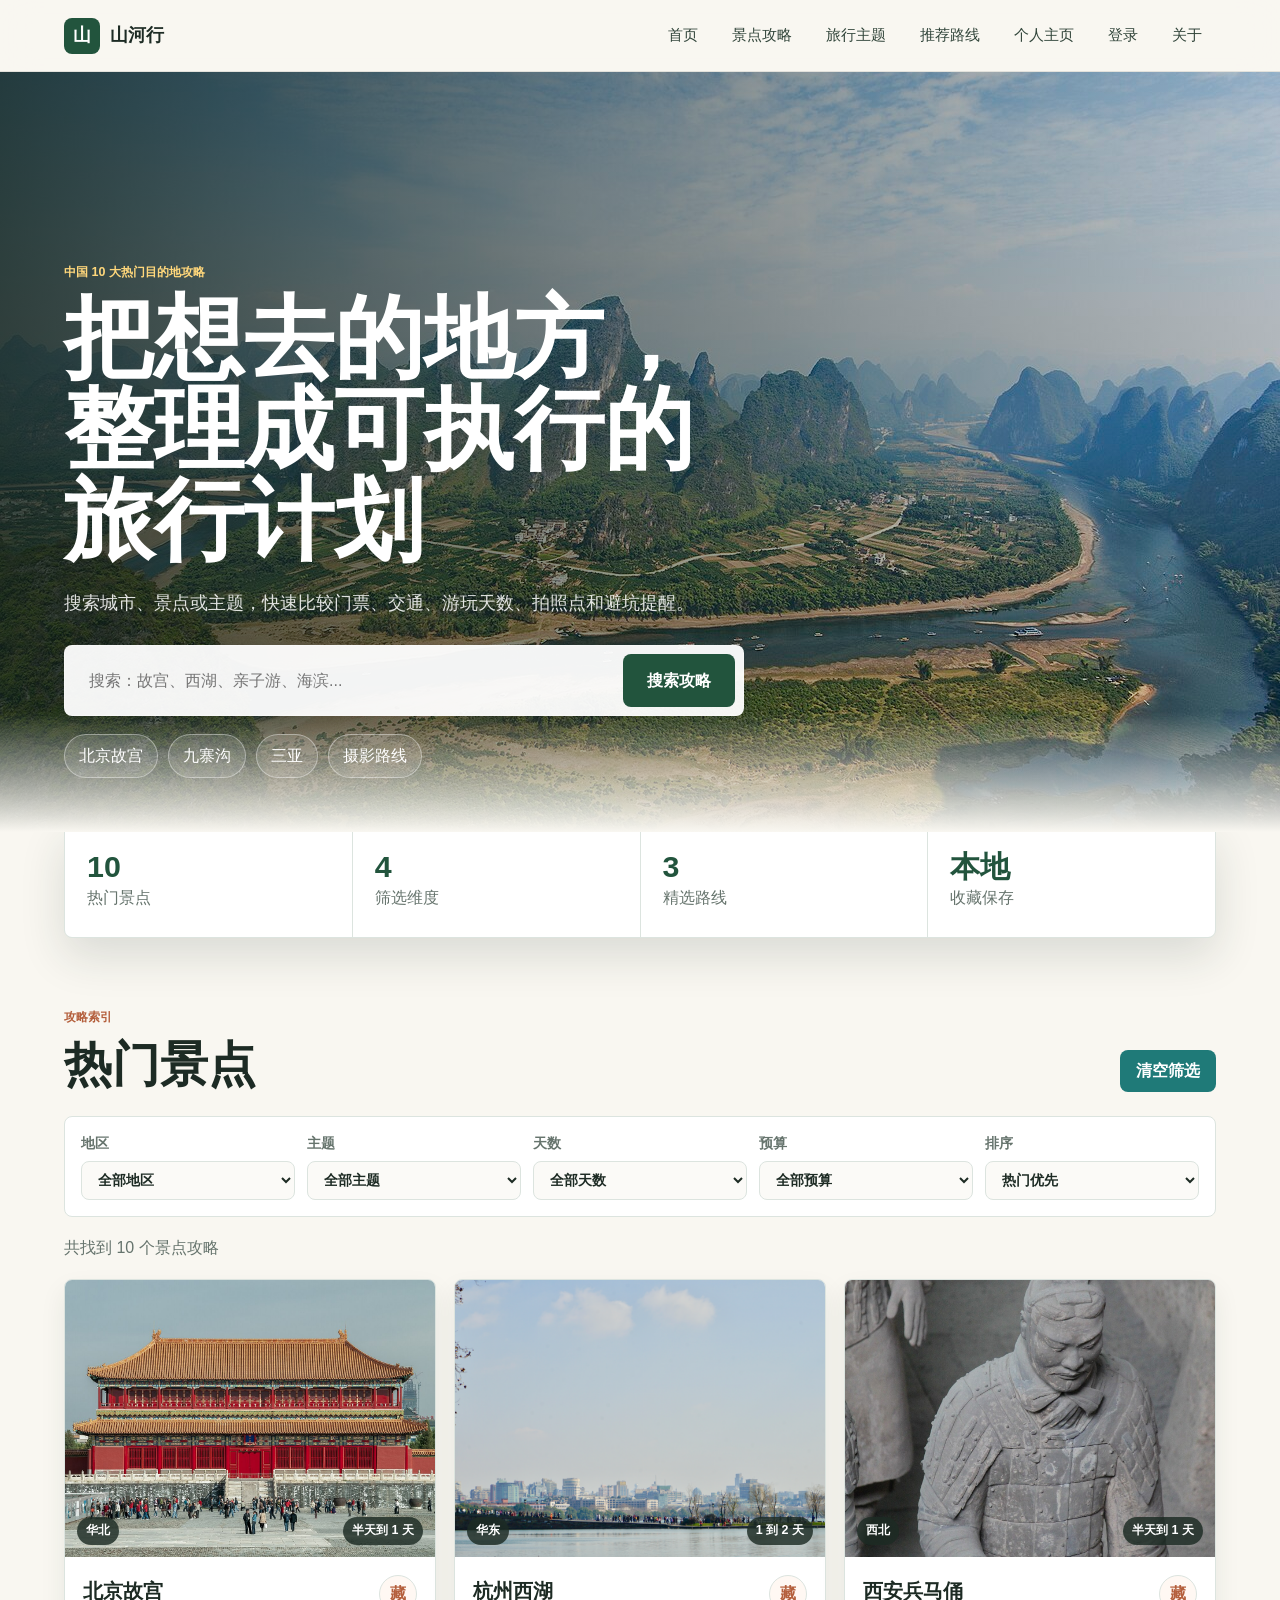
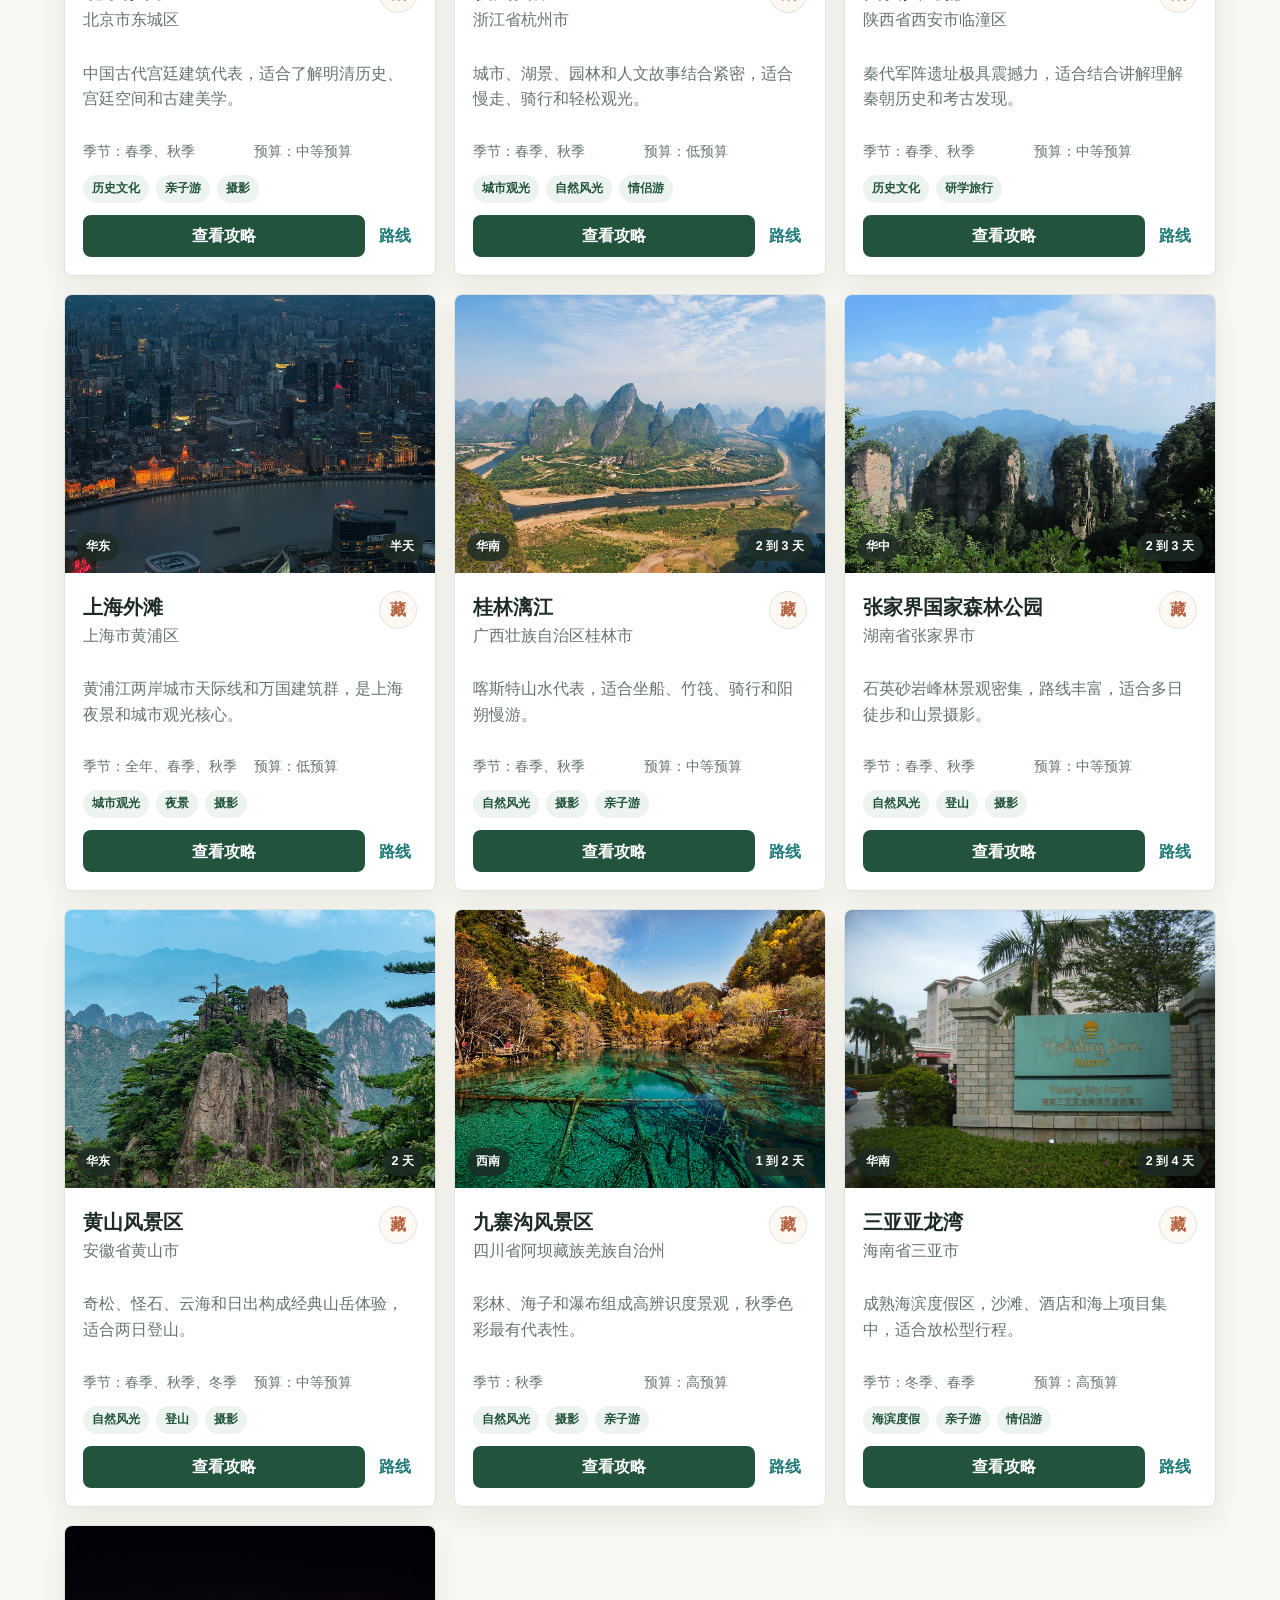
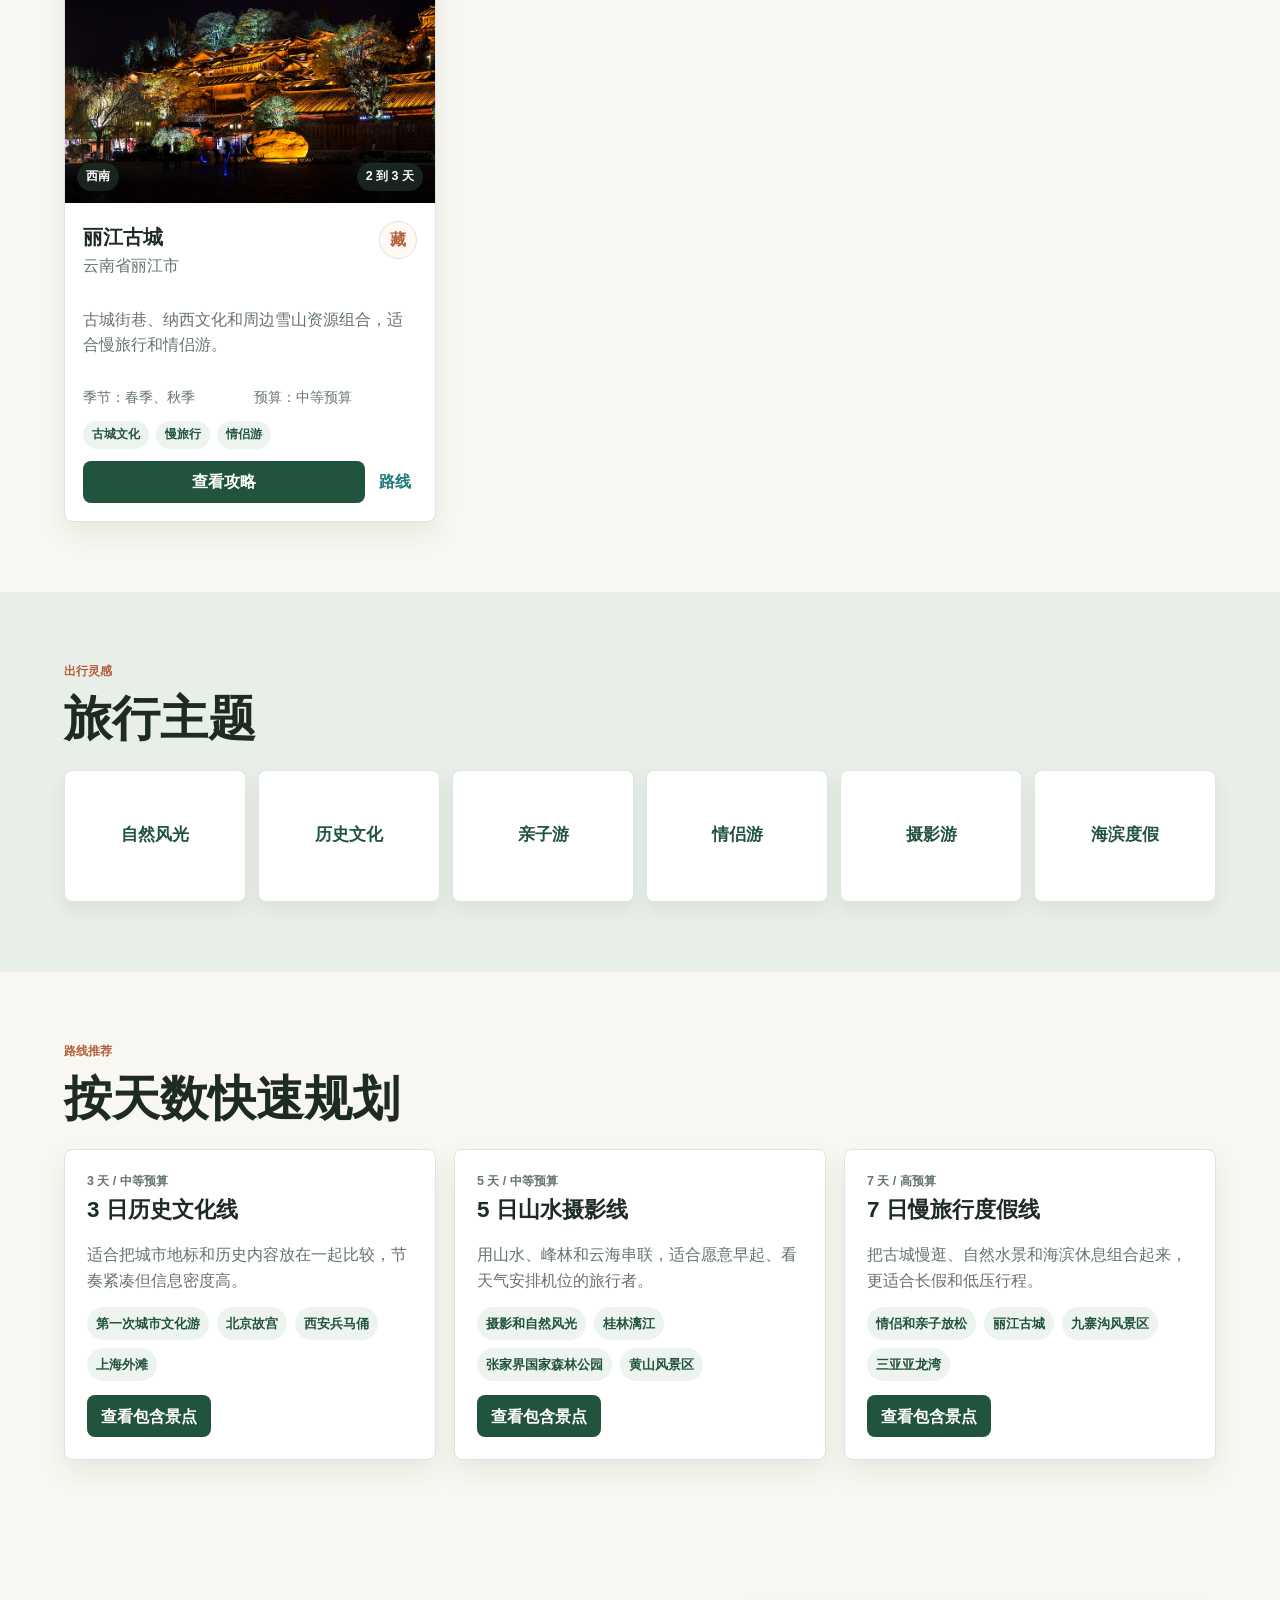
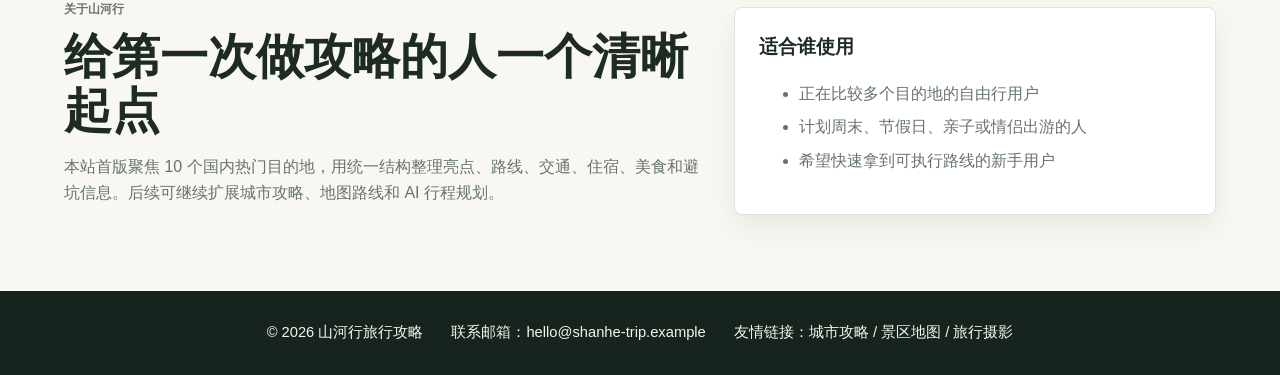
<file: index.html>
<!doctype html>
<html lang="zh-CN">
  <head>
    <meta charset="UTF-8" />
    <meta name="viewport" content="width=device-width, initial-scale=1.0" />
    <title>山河行 - 中国热门旅行攻略</title>
    <link rel="stylesheet" href="styles.css?v=3" />
  </head>
  <body>
    <header class="site-header">
      <a class="brand" href="index.html#home" aria-label="山河行首页">
        <span class="brand-mark">山</span>
        <span>山河行</span>
      </a>
      <button class="nav-toggle" id="navToggle" type="button" aria-label="打开导航" aria-expanded="false">
        <span></span>
        <span></span>
        <span></span>
      </button>
      <nav class="main-nav" id="mainNav" aria-label="主导航">
        <a href="index.html#home">首页</a>
        <a href="index.html#spots">景点攻略</a>
        <a href="index.html#themes">旅行主题</a>
        <a href="index.html#routes">推荐路线</a>
        <a href="profile.html">个人主页</a>
        <a href="login.html">登录</a>
        <a href="index.html#about">关于</a>
      </nav>
    </header>

    <main>
      <section class="hero" id="home">
        <div class="hero-media" aria-hidden="true"></div>
        <div class="hero-content">
          <p class="eyebrow">中国 10 大热门目的地攻略</p>
          <h1>
            <span>把想去的地方，</span>
            <span>整理成可执行的</span>
            <span>旅行计划</span>
          </h1>
          <p class="hero-copy">
            搜索城市、景点或主题，快速比较门票、交通、游玩天数、拍照点和避坑提醒。
          </p>
          <form class="hero-search" id="heroSearch">
            <label class="sr-only" for="searchInput">搜索景点、城市或关键词</label>
            <input id="searchInput" type="search" placeholder="搜索：故宫、西湖、亲子游、海滨..." autocomplete="off" />
            <button type="submit">搜索攻略</button>
          </form>
          <div class="quick-links" aria-label="热门目的地">
            <button type="button" data-quick="北京故宫">北京故宫</button>
            <button type="button" data-quick="九寨沟">九寨沟</button>
            <button type="button" data-quick="三亚">三亚</button>
            <button type="button" data-quick="摄影">摄影路线</button>
          </div>
        </div>
      </section>

      <section class="section intro-strip" aria-label="网站摘要">
        <div>
          <strong>10</strong>
          <span>热门景点</span>
        </div>
        <div>
          <strong>4</strong>
          <span>筛选维度</span>
        </div>
        <div>
          <strong>3</strong>
          <span>精选路线</span>
        </div>
        <div>
          <strong>本地</strong>
          <span>收藏保存</span>
        </div>
      </section>

      <section class="section" id="spots">
        <div class="section-heading">
          <div>
            <p class="eyebrow">攻略索引</p>
            <h2>热门景点</h2>
          </div>
          <button class="secondary-action" type="button" id="clearFilters">清空筛选</button>
        </div>

        <div class="filters" aria-label="景点筛选">
          <label>
            地区
            <select id="regionFilter">
              <option value="">全部地区</option>
              <option value="华北">华北</option>
              <option value="华东">华东</option>
              <option value="华南">华南</option>
              <option value="华中">华中</option>
              <option value="西南">西南</option>
              <option value="西北">西北</option>
            </select>
          </label>
          <label>
            主题
            <select id="themeFilter">
              <option value="">全部主题</option>
              <option value="历史文化">历史文化</option>
              <option value="自然风光">自然风光</option>
              <option value="城市观光">城市观光</option>
              <option value="海滨度假">海滨度假</option>
              <option value="亲子游">亲子游</option>
              <option value="情侣游">情侣游</option>
              <option value="摄影">摄影</option>
            </select>
          </label>
          <label>
            天数
            <select id="daysFilter">
              <option value="">全部天数</option>
              <option value="1">1 天内</option>
              <option value="2-3">2-3 天</option>
              <option value="4+">4 天以上</option>
            </select>
          </label>
          <label>
            预算
            <select id="budgetFilter">
              <option value="">全部预算</option>
              <option value="低预算">低预算</option>
              <option value="中等预算">中等预算</option>
              <option value="高预算">高预算</option>
            </select>
          </label>
          <label>
            排序
            <select id="sortFilter">
              <option value="popular">热门优先</option>
              <option value="weekend">周末友好</option>
              <option value="budget">预算从低到高</option>
            </select>
          </label>
        </div>

        <p class="result-count" id="resultCount"></p>
        <div class="spot-grid" id="spotGrid"></div>
        <div class="empty-state" id="emptyState" hidden>
          <h3>没有找到匹配的攻略</h3>
          <p>换一个城市、主题或清空筛选条件再试。</p>
        </div>
      </section>

      <section class="section detail-section" id="detailSection" hidden>
        <div class="section-heading">
          <div>
            <p class="eyebrow">景点详情</p>
            <h2 id="detailTitle">景点详情</h2>
          </div>
          <button class="secondary-action" type="button" id="backToList">返回列表</button>
        </div>
        <article class="detail-layout" id="detailLayout"></article>
      </section>

      <section class="section theme-section" id="themes">
        <div class="section-heading">
          <div>
            <p class="eyebrow">出行灵感</p>
            <h2>旅行主题</h2>
          </div>
        </div>
        <div class="theme-grid">
          <button type="button" data-theme-jump="自然风光">自然风光</button>
          <button type="button" data-theme-jump="历史文化">历史文化</button>
          <button type="button" data-theme-jump="亲子游">亲子游</button>
          <button type="button" data-theme-jump="情侣游">情侣游</button>
          <button type="button" data-theme-jump="摄影">摄影游</button>
          <button type="button" data-theme-jump="海滨度假">海滨度假</button>
        </div>
      </section>

      <section class="section" id="routes">
        <div class="section-heading">
          <div>
            <p class="eyebrow">路线推荐</p>
            <h2>按天数快速规划</h2>
          </div>
        </div>
        <div class="route-grid" id="routeGrid"></div>
      </section>

      <section class="section about-section" id="about">
        <div class="about-copy">
          <p class="eyebrow">关于山河行</p>
          <h2>给第一次做攻略的人一个清晰起点</h2>
          <p>
            本站首版聚焦 10 个国内热门目的地，用统一结构整理亮点、路线、交通、住宿、美食和避坑信息。后续可继续扩展城市攻略、地图路线和 AI 行程规划。
          </p>
        </div>
        <div class="about-panel">
          <h3>适合谁使用</h3>
          <ul>
            <li>正在比较多个目的地的自由行用户</li>
            <li>计划周末、节假日、亲子或情侣出游的人</li>
            <li>希望快速拿到可执行路线的新手用户</li>
          </ul>
        </div>
      </section>
    </main>

    <footer class="site-footer">
      <span>© 2026 山河行旅行攻略</span>
      <span>联系邮箱：hello@shanhe-trip.example</span>
      <span>友情链接：城市攻略 / 景区地图 / 旅行摄影</span>
    </footer>

    <script src="script.js?v=3"></script>
  </body>
</html>
</file>
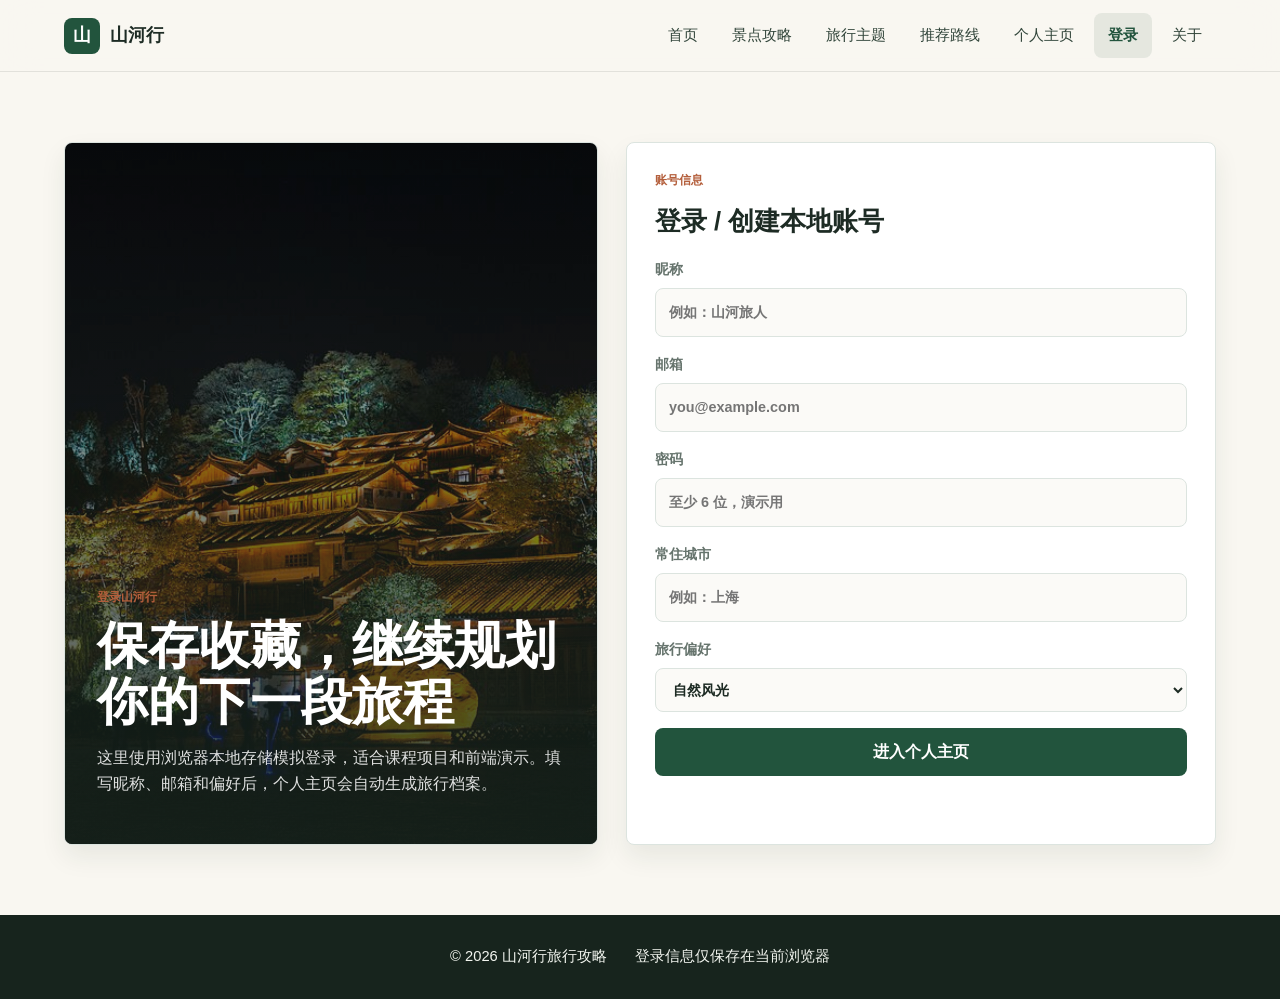
<file: login.html>
<!doctype html>
<html lang="zh-CN">
  <head>
    <meta charset="UTF-8" />
    <meta name="viewport" content="width=device-width, initial-scale=1.0" />
    <title>登录 - 山河行</title>
    <link rel="stylesheet" href="styles.css?v=3" />
  </head>
  <body>
    <header class="site-header">
      <a class="brand" href="index.html#home" aria-label="山河行首页">
        <span class="brand-mark">山</span>
        <span>山河行</span>
      </a>
      <button class="nav-toggle" id="navToggle" type="button" aria-label="打开导航" aria-expanded="false">
        <span></span>
        <span></span>
        <span></span>
      </button>
      <nav class="main-nav" id="mainNav" aria-label="主导航">
        <a href="index.html#home">首页</a>
        <a href="index.html#spots">景点攻略</a>
        <a href="index.html#themes">旅行主题</a>
        <a href="index.html#routes">推荐路线</a>
        <a href="profile.html">个人主页</a>
        <a href="login.html" aria-current="page">登录</a>
        <a href="index.html#about">关于</a>
      </nav>
    </header>

    <main class="account-main">
      <section class="section auth-section" id="login">
        <div class="auth-visual">
          <p class="eyebrow">登录山河行</p>
          <h1>保存收藏，继续规划你的下一段旅程</h1>
          <p>
            这里使用浏览器本地存储模拟登录，适合课程项目和前端演示。填写昵称、邮箱和偏好后，个人主页会自动生成旅行档案。
          </p>
        </div>
        <form class="auth-card" id="loginForm">
          <div>
            <p class="eyebrow">账号信息</p>
            <h2>登录 / 创建本地账号</h2>
          </div>
          <label>
            昵称
            <input id="loginName" name="name" type="text" placeholder="例如：山河旅人" required minlength="2" />
          </label>
          <label>
            邮箱
            <input id="loginEmail" name="email" type="email" placeholder="you@example.com" required />
          </label>
          <label>
            密码
            <input id="loginPassword" name="password" type="password" placeholder="至少 6 位，演示用" required minlength="6" />
          </label>
          <label>
            常住城市
            <input id="loginCity" name="city" type="text" placeholder="例如：上海" />
          </label>
          <label>
            旅行偏好
            <select id="loginStyle" name="style">
              <option value="自然风光">自然风光</option>
              <option value="历史文化">历史文化</option>
              <option value="亲子游">亲子游</option>
              <option value="情侣游">情侣游</option>
              <option value="海滨度假">海滨度假</option>
              <option value="摄影">摄影</option>
            </select>
          </label>
          <button class="primary-action" type="submit">进入个人主页</button>
          <p class="form-note" id="loginMessage" role="status"></p>
        </form>
      </section>
    </main>

    <footer class="site-footer">
      <span>© 2026 山河行旅行攻略</span>
      <span>登录信息仅保存在当前浏览器</span>
    </footer>

    <script src="account.js?v=1"></script>
  </body>
</html>
</file>
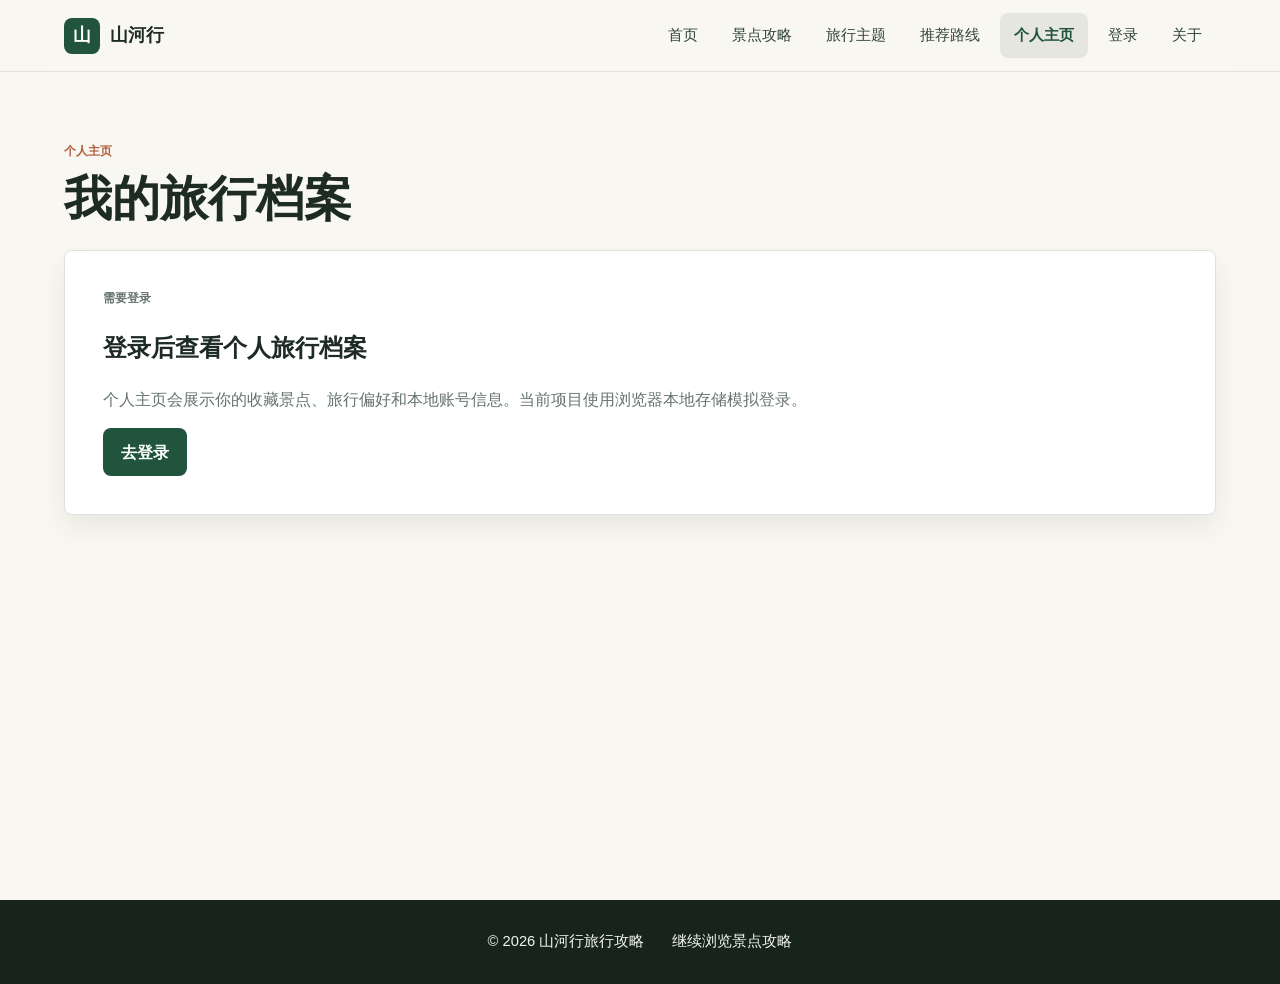
<file: profile.html>
<!doctype html>
<html lang="zh-CN">
  <head>
    <meta charset="UTF-8" />
    <meta name="viewport" content="width=device-width, initial-scale=1.0" />
    <title>个人主页 - 山河行</title>
    <link rel="stylesheet" href="styles.css?v=3" />
  </head>
  <body>
    <header class="site-header">
      <a class="brand" href="index.html#home" aria-label="山河行首页">
        <span class="brand-mark">山</span>
        <span>山河行</span>
      </a>
      <button class="nav-toggle" id="navToggle" type="button" aria-label="打开导航" aria-expanded="false">
        <span></span>
        <span></span>
        <span></span>
      </button>
      <nav class="main-nav" id="mainNav" aria-label="主导航">
        <a href="index.html#home">首页</a>
        <a href="index.html#spots">景点攻略</a>
        <a href="index.html#themes">旅行主题</a>
        <a href="index.html#routes">推荐路线</a>
        <a href="profile.html" aria-current="page">个人主页</a>
        <a href="login.html" id="accountNavLink">登录</a>
        <a href="index.html#about">关于</a>
      </nav>
    </header>

    <main class="account-main">
      <section class="section profile-section" id="profile">
        <div class="section-heading">
          <div>
            <p class="eyebrow">个人主页</p>
            <h1>我的旅行档案</h1>
          </div>
          <button class="secondary-action" type="button" id="logoutButton">退出登录</button>
        </div>
        <div class="profile-layout" id="profileContent"></div>
      </section>
    </main>

    <footer class="site-footer">
      <span>© 2026 山河行旅行攻略</span>
      <span><a href="index.html#spots">继续浏览景点攻略</a></span>
    </footer>

    <script src="account.js?v=1"></script>
  </body>
</html>
</file>
<file: styles.css>
:root {
  --ink: #1d2b24;
  --muted: #66746d;
  --line: #dce4df;
  --panel: #ffffff;
  --paper: #f7f4ee;
  --sage: #6c8a7a;
  --forest: #22543d;
  --teal: #1f7a78;
  --clay: #b45f3c;
  --gold: #d8a83f;
  --shadow: 0 18px 45px rgba(30, 52, 42, 0.14);
}

* {
  box-sizing: border-box;
}

html {
  scroll-behavior: smooth;
}

body {
  margin: 0;
  color: var(--ink);
  background: #f9f7f1;
  font-family: "Microsoft YaHei", "PingFang SC", "Noto Sans SC", Arial, sans-serif;
  line-height: 1.6;
}

body.nav-open {
  overflow: hidden;
}

button,
input,
select {
  font: inherit;
}

button {
  cursor: pointer;
}

a {
  color: inherit;
  text-decoration: none;
}

img {
  display: block;
  width: 100%;
}

.sr-only {
  position: absolute;
  width: 1px;
  height: 1px;
  padding: 0;
  margin: -1px;
  overflow: hidden;
  clip: rect(0, 0, 0, 0);
  white-space: nowrap;
  border: 0;
}

.site-header {
  position: sticky;
  top: 0;
  z-index: 40;
  display: flex;
  align-items: center;
  justify-content: space-between;
  min-height: 72px;
  padding: 0 5vw;
  border-bottom: 1px solid rgba(29, 43, 36, 0.1);
  background: rgba(249, 247, 241, 0.9);
  backdrop-filter: blur(18px);
}

.brand {
  display: inline-flex;
  align-items: center;
  gap: 10px;
  font-weight: 800;
  font-size: 1.12rem;
}

.brand-mark {
  display: grid;
  place-items: center;
  width: 36px;
  height: 36px;
  border-radius: 8px;
  color: white;
  background: var(--forest);
}

.main-nav {
  display: flex;
  align-items: center;
  gap: 6px;
}

.main-nav a {
  padding: 10px 14px;
  border-radius: 8px;
  color: #31453a;
  font-size: 0.95rem;
}

.main-nav a:hover {
  background: rgba(108, 138, 122, 0.14);
}

.main-nav a[aria-current="page"] {
  color: var(--forest);
  background: rgba(108, 138, 122, 0.14);
  font-weight: 800;
}

.nav-toggle {
  display: none;
  width: 44px;
  height: 44px;
  border: 1px solid var(--line);
  border-radius: 8px;
  background: white;
}

.nav-toggle span {
  display: block;
  width: 20px;
  height: 2px;
  margin: 5px auto;
  background: var(--ink);
}

.hero {
  position: relative;
  min-height: min(760px, calc(100vh - 72px));
  display: grid;
  align-items: end;
  padding: 80px 5vw 54px;
  isolation: isolate;
  overflow: hidden;
}

.hero-media {
  position: absolute;
  inset: 0;
  z-index: -2;
  background:
    linear-gradient(90deg, rgba(17, 34, 27, 0.82), rgba(17, 34, 27, 0.48) 46%, rgba(17, 34, 27, 0.16)),
    url("assets/li-river.jpg") center / cover;
}

.hero::after {
  content: "";
  position: absolute;
  inset: auto 0 0;
  height: 120px;
  z-index: -1;
  background: linear-gradient(180deg, rgba(249, 247, 241, 0), #f9f7f1);
}

.hero-content {
  width: min(100%, 780px);
  min-width: 0;
  max-width: 780px;
  color: white;
}

.eyebrow {
  margin: 0 0 10px;
  color: var(--clay);
  font-size: 0.78rem;
  font-weight: 800;
  letter-spacing: 0;
}

.hero .eyebrow {
  color: #ffd77b;
}

.hero h1 {
  margin: 0;
  max-width: 740px;
  font-size: clamp(2.4rem, 7vw, 5.7rem);
  line-height: 1.02;
  letter-spacing: 0;
  overflow-wrap: anywhere;
  word-break: break-word;
}

.hero h1 span {
  display: block;
}

.hero-copy {
  max-width: 660px;
  margin: 22px 0 28px;
  color: rgba(255, 255, 255, 0.86);
  font-size: 1.1rem;
}

.hero-search {
  display: grid;
  grid-template-columns: 1fr auto;
  gap: 10px;
  width: 100%;
  max-width: 680px;
  padding: 8px;
  border: 1px solid rgba(255, 255, 255, 0.32);
  border-radius: 8px;
  background: rgba(255, 255, 255, 0.95);
  box-shadow: var(--shadow);
}

.hero-search input {
  min-width: 0;
  border: 0;
  padding: 14px 16px;
  color: var(--ink);
  background: transparent;
  outline: none;
}

.hero-search button,
.secondary-action,
.card-action,
.route-card button,
.primary-action {
  border: 0;
  border-radius: 8px;
  color: white;
  background: var(--forest);
  font-weight: 700;
}

.hero-search button {
  padding: 0 24px;
}

.quick-links {
  display: flex;
  flex-wrap: wrap;
  gap: 10px;
  margin-top: 18px;
}

.quick-links button {
  border: 1px solid rgba(255, 255, 255, 0.38);
  border-radius: 999px;
  padding: 8px 14px;
  color: white;
  background: rgba(255, 255, 255, 0.12);
}

.section {
  width: min(1180px, 90vw);
  margin: 0 auto;
  padding: 70px 0;
}

.intro-strip {
  display: grid;
  grid-template-columns: repeat(4, 1fr);
  gap: 1px;
  margin-top: -8px;
  padding: 0;
  overflow: hidden;
  border: 1px solid var(--line);
  border-radius: 8px;
  background: var(--line);
  box-shadow: var(--shadow);
}

.intro-strip div {
  min-height: 112px;
  display: grid;
  align-content: center;
  gap: 4px;
  padding: 22px;
  background: white;
}

.intro-strip strong {
  font-size: 1.9rem;
  line-height: 1;
  color: var(--forest);
}

.intro-strip span {
  color: var(--muted);
}

.section-heading {
  display: flex;
  align-items: end;
  justify-content: space-between;
  gap: 18px;
  margin-bottom: 24px;
}

.section-heading h2,
.section-heading h1,
.about-copy h2 {
  margin: 0;
  font-size: clamp(1.8rem, 4vw, 3rem);
  line-height: 1.12;
}

.secondary-action {
  min-height: 42px;
  padding: 0 16px;
  background: var(--teal);
}

.filters {
  display: grid;
  grid-template-columns: repeat(5, 1fr);
  gap: 12px;
  padding: 16px;
  border: 1px solid var(--line);
  border-radius: 8px;
  background: white;
}

.filters label {
  display: grid;
  gap: 6px;
  color: var(--muted);
  font-size: 0.86rem;
  font-weight: 700;
}

.filters select {
  width: 100%;
  border: 1px solid var(--line);
  border-radius: 8px;
  padding: 10px 12px;
  color: var(--ink);
  background: #fbfaf7;
}

.result-count {
  min-height: 26px;
  margin: 18px 0;
  color: var(--muted);
}

.spot-grid {
  display: grid;
  grid-template-columns: repeat(3, minmax(0, 1fr));
  gap: 18px;
}

.spot-card,
.route-card,
.detail-layout,
.about-panel {
  border: 1px solid var(--line);
  border-radius: 8px;
  background: white;
  box-shadow: 0 12px 26px rgba(30, 52, 42, 0.08);
}

.spot-card {
  overflow: hidden;
}

.spot-card figure {
  position: relative;
  margin: 0;
  aspect-ratio: 4 / 3;
  overflow: hidden;
  background: #dde6df;
}

.spot-card img {
  height: 100%;
  object-fit: cover;
  transition: transform 220ms ease;
}

.spot-card:hover img {
  transform: scale(1.04);
}

.badge-row {
  position: absolute;
  left: 12px;
  right: 12px;
  bottom: 12px;
  display: flex;
  justify-content: space-between;
  gap: 8px;
}

.badge,
.theme-tag {
  display: inline-flex;
  align-items: center;
  min-height: 28px;
  padding: 4px 9px;
  border-radius: 999px;
  color: white;
  background: rgba(29, 43, 36, 0.82);
  font-size: 0.78rem;
  font-weight: 700;
}

.spot-body {
  display: grid;
  gap: 12px;
  padding: 18px;
}

.spot-title-row {
  display: flex;
  align-items: start;
  justify-content: space-between;
  gap: 10px;
}

.spot-title-row h3 {
  margin: 0;
  font-size: 1.25rem;
}

.favorite-btn {
  flex: 0 0 auto;
  width: 38px;
  height: 38px;
  border: 1px solid var(--line);
  border-radius: 999px;
  color: var(--clay);
  background: #fff8f3;
  font-weight: 800;
}

.favorite-btn.active {
  color: white;
  background: var(--clay);
  border-color: var(--clay);
}

.spot-summary,
.meta-row,
.detail-card p,
.about-copy p {
  color: var(--muted);
}

.meta-row {
  display: grid;
  grid-template-columns: repeat(2, minmax(0, 1fr));
  gap: 8px;
  font-size: 0.9rem;
}

.tag-list {
  display: flex;
  flex-wrap: wrap;
  gap: 7px;
}

.theme-tag {
  color: var(--forest);
  background: #edf4ef;
}

.card-actions {
  display: grid;
  grid-template-columns: 1fr auto;
  gap: 8px;
  align-items: center;
}

.card-action {
  min-height: 42px;
  padding: 0 14px;
}

.text-link {
  border: 0;
  color: var(--teal);
  background: transparent;
  font-weight: 800;
}

.empty-state {
  padding: 48px;
  text-align: center;
  border: 1px dashed var(--line);
  border-radius: 8px;
  background: white;
}

.detail-section {
  padding-top: 30px;
}

.detail-layout {
  overflow: hidden;
}

.detail-hero {
  display: grid;
  grid-template-columns: 1.1fr 0.9fr;
  gap: 0;
}

.detail-hero img {
  height: 100%;
  min-height: 420px;
  object-fit: cover;
}

.detail-summary {
  display: grid;
  align-content: center;
  gap: 16px;
  padding: 34px;
}

.detail-summary h3 {
  margin: 0;
  font-size: clamp(1.7rem, 4vw, 3rem);
  line-height: 1.1;
}

.detail-facts {
  display: grid;
  grid-template-columns: repeat(2, 1fr);
  gap: 10px;
}

.detail-facts div {
  padding: 12px;
  border-radius: 8px;
  background: #f4f7f2;
}

.detail-facts strong {
  display: block;
  font-size: 0.8rem;
  color: var(--muted);
}

.detail-grid {
  display: grid;
  grid-template-columns: repeat(3, minmax(0, 1fr));
  gap: 14px;
  padding: 18px;
}

.detail-card {
  min-height: 180px;
  padding: 18px;
  border-radius: 8px;
  background: #fbfaf7;
}

.detail-card h4 {
  margin: 0 0 10px;
  font-size: 1rem;
}

.detail-card ul {
  margin: 0;
  padding-left: 20px;
  color: var(--muted);
}

.theme-section {
  width: 100%;
  max-width: none;
  padding-left: 5vw;
  padding-right: 5vw;
  background: #e8efe8;
}

.theme-section .section-heading,
.theme-grid {
  width: min(1180px, 90vw);
  margin-left: auto;
  margin-right: auto;
}

.theme-grid {
  display: grid;
  grid-template-columns: repeat(6, 1fr);
  gap: 12px;
}

.theme-grid button {
  min-height: 132px;
  border: 1px solid rgba(34, 84, 61, 0.14);
  border-radius: 8px;
  color: var(--forest);
  background: white;
  font-size: 1.05rem;
  font-weight: 800;
  box-shadow: 0 8px 18px rgba(30, 52, 42, 0.07);
}

.theme-grid button:hover {
  color: white;
  background: var(--forest);
}

.route-grid {
  display: grid;
  grid-template-columns: repeat(3, 1fr);
  gap: 18px;
}

.route-card {
  display: grid;
  gap: 14px;
  padding: 22px;
}

.route-card h3 {
  margin: 0;
  font-size: 1.4rem;
}

.route-card p {
  margin: 0;
  color: var(--muted);
}

.route-card button {
  min-height: 42px;
  padding: 0 14px;
  justify-self: start;
}

.route-meta {
  display: flex;
  flex-wrap: wrap;
  gap: 8px;
}

.route-meta span {
  padding: 6px 9px;
  border-radius: 999px;
  color: var(--forest);
  background: #edf4ef;
  font-weight: 700;
  font-size: 0.82rem;
}

.about-section {
  display: grid;
  grid-template-columns: 1fr 0.75fr;
  gap: 28px;
  align-items: center;
}

.auth-section {
  display: grid;
  grid-template-columns: 0.95fr 1.05fr;
  gap: 28px;
  align-items: stretch;
}

.account-main {
  min-height: calc(100vh - 72px);
}

.auth-visual,
.auth-card,
.profile-card,
.profile-panel {
  border: 1px solid var(--line);
  border-radius: 8px;
  background: white;
  box-shadow: 0 12px 26px rgba(30, 52, 42, 0.08);
}

.auth-visual {
  display: grid;
  align-content: end;
  min-height: 520px;
  padding: 32px;
  color: white;
  overflow: hidden;
  position: relative;
  isolation: isolate;
}

.auth-visual::before {
  content: "";
  position: absolute;
  inset: 0;
  z-index: -2;
  background:
    linear-gradient(180deg, rgba(23, 36, 29, 0.22), rgba(23, 36, 29, 0.86)),
    url("assets/lijiang.jpg") center / cover;
}

.auth-visual h1 {
  margin: 0;
  font-size: clamp(2rem, 4vw, 3.6rem);
  line-height: 1.08;
  overflow-wrap: anywhere;
}

.auth-visual p:not(.eyebrow) {
  max-width: 560px;
  color: rgba(255, 255, 255, 0.86);
}

.auth-card {
  display: grid;
  gap: 16px;
  padding: 28px;
}

.auth-card h2 {
  margin: 0;
  font-size: 1.6rem;
}

.auth-card label {
  display: grid;
  gap: 7px;
  color: var(--muted);
  font-weight: 700;
  font-size: 0.9rem;
}

.auth-card input,
.auth-card select {
  width: 100%;
  border: 1px solid var(--line);
  border-radius: 8px;
  padding: 12px 13px;
  color: var(--ink);
  background: #fbfaf7;
}

.auth-card input:focus,
.auth-card select:focus {
  outline: 3px solid rgba(31, 122, 120, 0.18);
  border-color: var(--teal);
}

.primary-action {
  display: inline-flex;
  align-items: center;
  justify-content: center;
  min-height: 48px;
  padding: 0 18px;
}

.inline-action {
  width: fit-content;
}

.form-note {
  min-height: 24px;
  margin: 0;
  color: var(--teal);
  font-weight: 700;
}

.profile-layout {
  display: grid;
  grid-template-columns: 0.85fr 1.15fr;
  gap: 18px;
}

.profile-card {
  overflow: hidden;
}

.profile-cover {
  height: 170px;
  background:
    linear-gradient(90deg, rgba(23, 36, 29, 0.5), rgba(23, 36, 29, 0.05)),
    url("assets/huangshan.jpg") center / cover;
}

.profile-main {
  display: grid;
  gap: 18px;
  padding: 24px;
}

.avatar {
  display: grid;
  place-items: center;
  width: 76px;
  height: 76px;
  margin-top: -62px;
  border: 4px solid white;
  border-radius: 18px;
  color: white;
  background: var(--forest);
  font-size: 2rem;
  font-weight: 900;
}

.profile-main h2 {
  margin: 0;
  font-size: 1.7rem;
}

.profile-main p {
  margin: 0;
  color: var(--muted);
}

.profile-stats {
  display: grid;
  grid-template-columns: repeat(3, 1fr);
  gap: 1px;
  overflow: hidden;
  border: 1px solid var(--line);
  border-radius: 8px;
  background: var(--line);
}

.profile-stats div {
  padding: 16px;
  background: #fbfaf7;
}

.profile-stats strong {
  display: block;
  color: var(--forest);
  font-size: 1.45rem;
  line-height: 1;
}

.profile-stats span {
  color: var(--muted);
  font-size: 0.86rem;
}

.profile-panel {
  display: grid;
  gap: 18px;
  padding: 24px;
}

.profile-panel h2 {
  margin: 0;
  font-size: 1.35rem;
}

.favorite-list {
  display: grid;
  gap: 12px;
}

.favorite-item {
  display: grid;
  grid-template-columns: 104px 1fr auto;
  gap: 14px;
  align-items: center;
  padding: 10px;
  border: 1px solid var(--line);
  border-radius: 8px;
  background: #fbfaf7;
}

.favorite-item img {
  height: 78px;
  border-radius: 8px;
  object-fit: cover;
}

.favorite-item h3 {
  margin: 0 0 4px;
  font-size: 1rem;
}

.favorite-item p {
  margin: 0;
  color: var(--muted);
  font-size: 0.9rem;
}

.profile-empty {
  padding: 26px;
  border: 1px dashed var(--line);
  border-radius: 8px;
  color: var(--muted);
  background: #fbfaf7;
}

.login-required {
  grid-column: 1 / -1;
  padding: 38px;
  border: 1px solid var(--line);
  border-radius: 8px;
  background: white;
  box-shadow: 0 12px 26px rgba(30, 52, 42, 0.08);
}

.login-required h3 {
  margin: 0 0 8px;
  font-size: 1.6rem;
}

.login-required p {
  color: var(--muted);
}

.about-panel {
  padding: 24px;
}

.about-panel h3 {
  margin-top: 0;
}

.about-panel li {
  margin: 8px 0;
  color: var(--muted);
}

.site-footer {
  display: flex;
  flex-wrap: wrap;
  justify-content: center;
  gap: 14px 28px;
  padding: 30px 5vw;
  color: #f2f5ef;
  background: #17241d;
  font-size: 0.92rem;
}

@media (max-width: 980px) {
  .filters {
    grid-template-columns: repeat(2, 1fr);
  }

  .spot-grid,
  .detail-grid,
  .route-grid {
    grid-template-columns: repeat(2, minmax(0, 1fr));
  }

  .theme-grid {
    grid-template-columns: repeat(3, 1fr);
  }

  .detail-hero,
  .about-section,
  .auth-section,
  .profile-layout {
    grid-template-columns: 1fr;
  }
}

@media (max-width: 720px) {
  .site-header {
    min-height: 64px;
  }

  .nav-toggle {
    display: block;
  }

  .main-nav {
    position: fixed;
    inset: 64px 0 auto;
    display: none;
    grid-template-columns: 1fr;
    gap: 0;
    padding: 12px 5vw 18px;
    border-bottom: 1px solid var(--line);
    background: rgba(249, 247, 241, 0.98);
  }

  body.nav-open .main-nav {
    display: grid;
  }

  .main-nav a {
    min-height: 46px;
    display: flex;
    align-items: center;
  }

  .hero {
    min-height: 720px;
    padding-top: 70px;
  }

  .hero h1 {
    width: 100%;
    max-width: 100%;
    font-size: 2.12rem;
    line-height: 1.12;
    word-break: break-all;
    line-break: anywhere;
    white-space: normal;
  }

  .hero-search {
    grid-template-columns: 1fr;
  }

  .hero-search button {
    min-height: 46px;
  }

  .intro-strip,
  .spot-grid,
  .detail-grid,
  .route-grid,
  .theme-grid,
  .filters,
  .detail-facts,
  .meta-row,
  .profile-stats {
    grid-template-columns: 1fr;
  }

  .auth-visual {
    min-height: 360px;
    padding: 24px;
  }

  .auth-visual h1 {
    font-size: 2rem;
    line-height: 1.12;
    word-break: break-all;
  }

  .favorite-item {
    grid-template-columns: 84px 1fr;
  }

  .favorite-item .text-link {
    grid-column: 1 / -1;
    justify-self: start;
  }

  .section {
    width: min(100% - 28px, 1180px);
    padding: 50px 0;
  }

  .section-heading {
    align-items: start;
    flex-direction: column;
  }

  .detail-hero img {
    min-height: 270px;
  }

  .detail-summary {
    padding: 22px;
  }

  .detail-grid {
    padding: 14px;
  }
}
</file>
